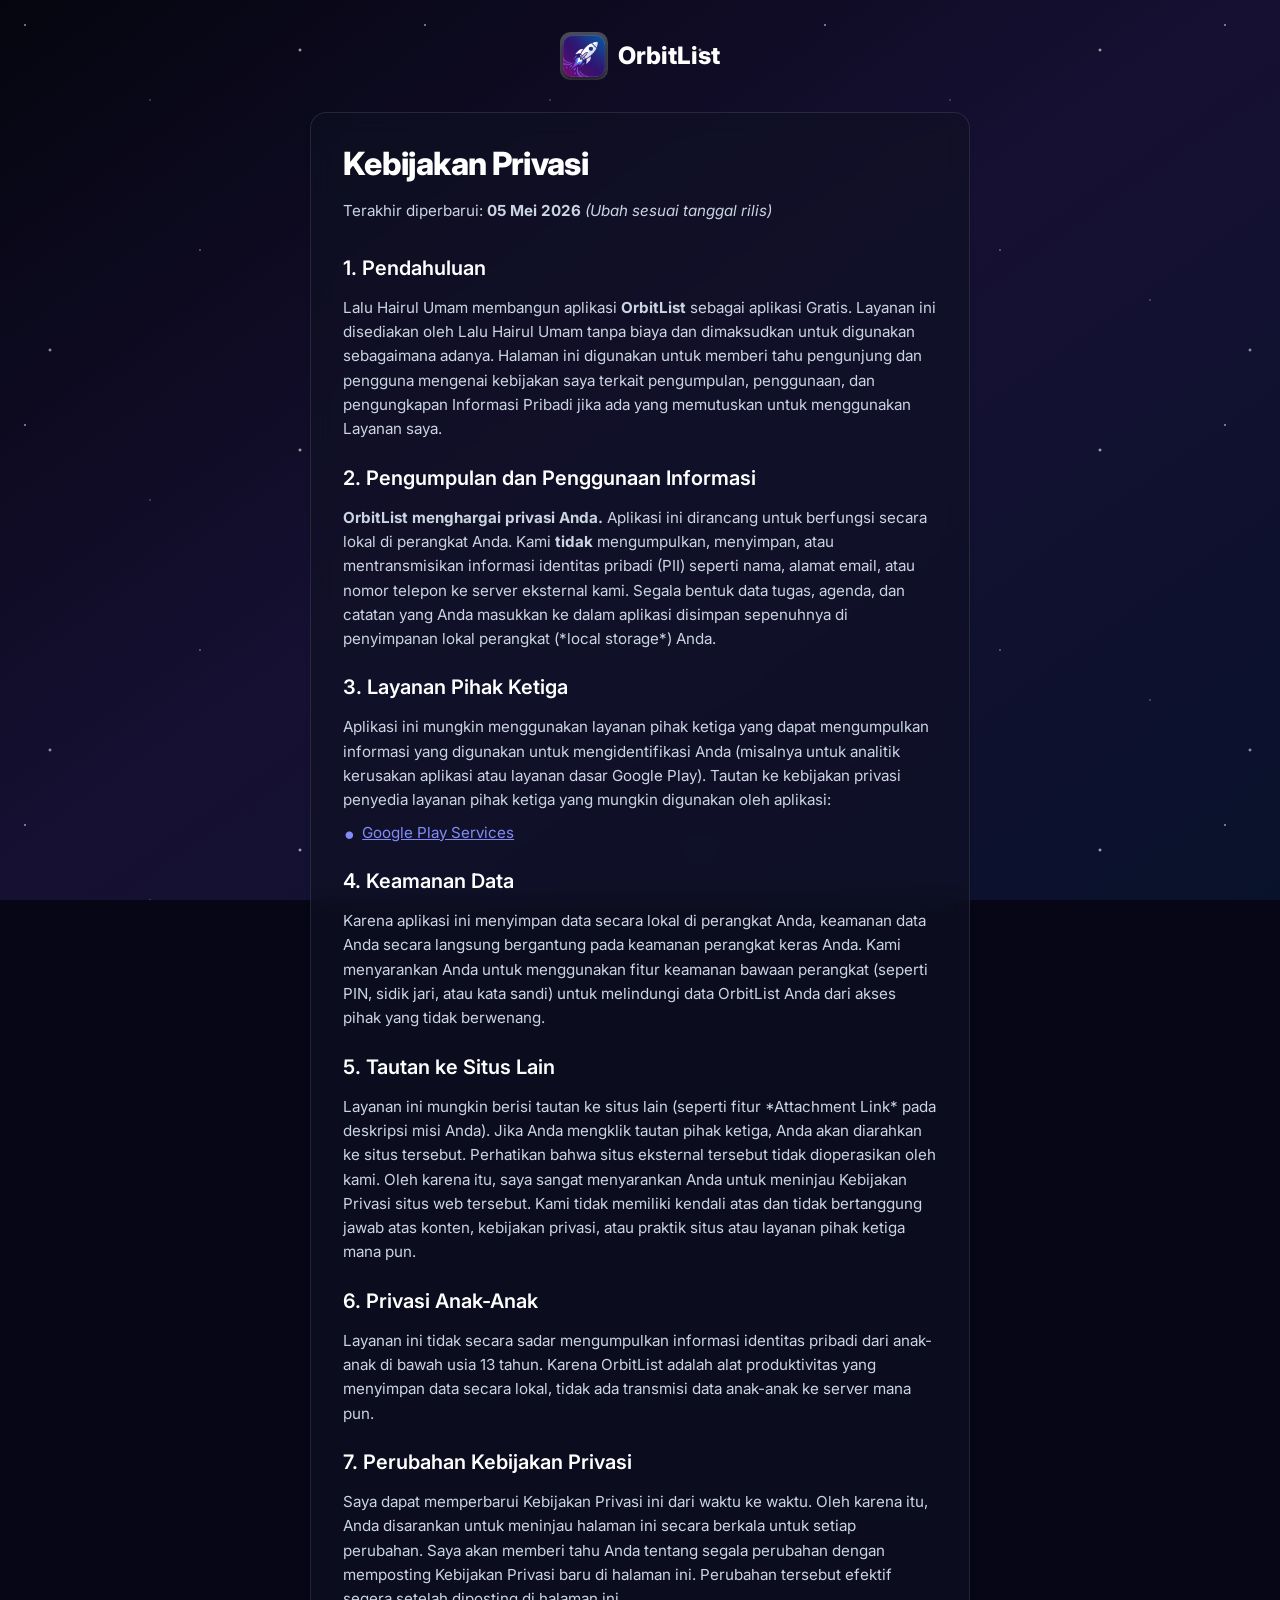
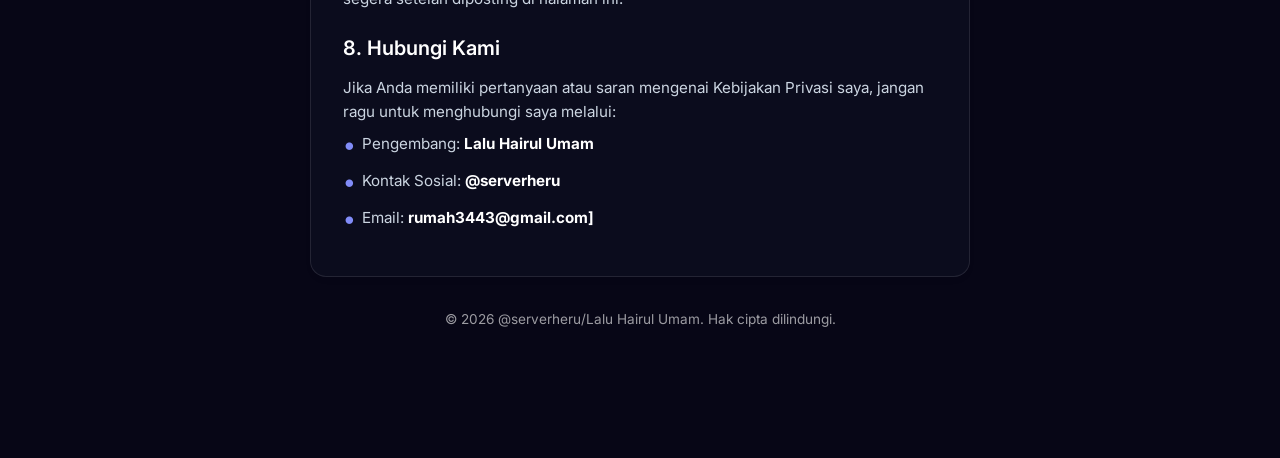
<file: privacy-policy.html>
<!DOCTYPE html>
<html lang="id">
<head>
    <meta charset="UTF-8">
    <meta name="viewport" content="width=device-width, initial-scale=1.0">
    <meta name="theme-color" content="#070616">
    <title>Kebijakan Privasi - OrbitList</title>

    <meta name="robots" content="noindex, nofollow"> <!-- Mencegah halaman ini diindeks berlebihan jika hanya untuk kebutuhan store -->
    
    <link rel="stylesheet" href="styles.css?v=3.6">
    <link rel="preconnect" href="https://fonts.googleapis.com">
    <link rel="preconnect" href="https://fonts.gstatic.com" crossorigin>
    <link href="https://fonts.googleapis.com/css2?family=Inter:wght@400;500;700;800&display=swap" rel="stylesheet">
</head>
<body>

    <section class="section" style="padding-top: 2rem;">
        <div class="container max-w-copy mx-auto">
            
            <!-- Header Logo Sederhana -->
            <div class="logo justify-center mb-loose text-center" style="display: flex; align-items: center; gap: 10px;">
                <img src="img/Iconapp.png" alt="OrbitList Icon" class="app-icon" style="width: 48px; height: 48px; border-radius: 22%;">
                <span style="font-size: 1.5rem; font-weight: 800; color: var(--dark);">OrbitList</span>
            </div>

            <div class="card" style="margin-bottom: 2rem;">
                <h1 class="mb-tight" style="font-size: 2rem;">Kebijakan Privasi</h1>
                <p class="microcopy mb-loose">Terakhir diperbarui: <strong>05 Mei 2026</strong> <em>(Ubah sesuai tanggal rilis)</em></p>

                <h3 class="mb-tight">1. Pendahuluan</h3>
                <p style="margin-bottom: 1.5rem;">Lalu Hairul Umam membangun aplikasi <strong>OrbitList</strong> sebagai aplikasi Gratis. Layanan ini disediakan oleh Lalu Hairul Umam tanpa biaya dan dimaksudkan untuk digunakan sebagaimana adanya. Halaman ini digunakan untuk memberi tahu pengunjung dan pengguna mengenai kebijakan saya terkait pengumpulan, penggunaan, dan pengungkapan Informasi Pribadi jika ada yang memutuskan untuk menggunakan Layanan saya.</p>

                <h3 class="mb-tight">2. Pengumpulan dan Penggunaan Informasi</h3>
                <p style="margin-bottom: 1.5rem;"><strong>OrbitList menghargai privasi Anda.</strong> Aplikasi ini dirancang untuk berfungsi secara lokal di perangkat Anda. Kami <strong>tidak</strong> mengumpulkan, menyimpan, atau mentransmisikan informasi identitas pribadi (PII) seperti nama, alamat email, atau nomor telepon ke server eksternal kami. Segala bentuk data tugas, agenda, dan catatan yang Anda masukkan ke dalam aplikasi disimpan sepenuhnya di penyimpanan lokal perangkat (*local storage*) Anda.</p>

                <h3 class="mb-tight">3. Layanan Pihak Ketiga</h3>
                <p style="margin-bottom: 0.5rem;">Aplikasi ini mungkin menggunakan layanan pihak ketiga yang dapat mengumpulkan informasi yang digunakan untuk mengidentifikasi Anda (misalnya untuk analitik kerusakan aplikasi atau layanan dasar Google Play). Tautan ke kebijakan privasi penyedia layanan pihak ketiga yang mungkin digunakan oleh aplikasi:</p>
                <ul class="feature-list" style="margin-bottom: 1.5rem;">
                    <li><a href="https://policies.google.com/privacy" target="_blank" style="color: var(--primary);">Google Play Services</a></li>
                </ul>

                <h3 class="mb-tight">4. Keamanan Data</h3>
                <p style="margin-bottom: 1.5rem;">Karena aplikasi ini menyimpan data secara lokal di perangkat Anda, keamanan data Anda secara langsung bergantung pada keamanan perangkat keras Anda. Kami menyarankan Anda untuk menggunakan fitur keamanan bawaan perangkat (seperti PIN, sidik jari, atau kata sandi) untuk melindungi data OrbitList Anda dari akses pihak yang tidak berwenang.</p>

                <h3 class="mb-tight">5. Tautan ke Situs Lain</h3>
                <p style="margin-bottom: 1.5rem;">Layanan ini mungkin berisi tautan ke situs lain (seperti fitur *Attachment Link* pada deskripsi misi Anda). Jika Anda mengklik tautan pihak ketiga, Anda akan diarahkan ke situs tersebut. Perhatikan bahwa situs eksternal tersebut tidak dioperasikan oleh kami. Oleh karena itu, saya sangat menyarankan Anda untuk meninjau Kebijakan Privasi situs web tersebut. Kami tidak memiliki kendali atas dan tidak bertanggung jawab atas konten, kebijakan privasi, atau praktik situs atau layanan pihak ketiga mana pun.</p>

                <h3 class="mb-tight">6. Privasi Anak-Anak</h3>
                <p style="margin-bottom: 1.5rem;">Layanan ini tidak secara sadar mengumpulkan informasi identitas pribadi dari anak-anak di bawah usia 13 tahun. Karena OrbitList adalah alat produktivitas yang menyimpan data secara lokal, tidak ada transmisi data anak-anak ke server mana pun.</p>

                <h3 class="mb-tight">7. Perubahan Kebijakan Privasi</h3>
                <p style="margin-bottom: 1.5rem;">Saya dapat memperbarui Kebijakan Privasi ini dari waktu ke waktu. Oleh karena itu, Anda disarankan untuk meninjau halaman ini secara berkala untuk setiap perubahan. Saya akan memberi tahu Anda tentang segala perubahan dengan memposting Kebijakan Privasi baru di halaman ini. Perubahan tersebut efektif segera setelah diposting di halaman ini.</p>

                <h3 class="mb-tight">8. Hubungi Kami</h3>
                <p>Jika Anda memiliki pertanyaan atau saran mengenai Kebijakan Privasi saya, jangan ragu untuk menghubungi saya melalui:</p>
                <ul class="feature-list" style="margin-top: 0.5rem;">
                    <li>Pengembang: <strong>Lalu Hairul Umam</strong></li>
                    <li>Kontak Sosial: <strong>@serverheru</strong></li>
                    <li>Email: <strong>rumah3443@gmail.com]</strong></li>
                </ul>
            </div>

            <div class="text-center pb-loose" style="padding-bottom: 3rem;">
                <p class="microcopy">&copy; 2026 @serverheru/Lalu Hairul Umam. Hak cipta dilindungi.</p>
            </div>

        </div>
    </section>

</body>
</html>
</file>
<file: styles.css>
/* Variables & Reset */
:root {
    --primary: #818cf8; /* Indigo SaaS modern */
    --primary-hover: #6366f1;
    --dark: #ffffff; /* Teks heading menjadi putih di dark mode */
    --text: #cbd5e1; /* Teks paragraf abu-abu kebiruan terang */
    --light: rgba(255, 255, 255, 0.05);
    --white: rgba(15, 17, 35, 0.6); /* Background card dibuat transparan gelap */
    --border: rgba(255, 255, 255, 0.1);
    --radius: 16px;
    --shadow: 0 10px 40px -10px rgba(0,0,0,0.5);
}

* {
    margin: 0;
    padding: 0;
    box-sizing: border-box;
}

html {
    scroll-behavior: smooth; /* Membuat klik tombol anchor scroll ke bawah dengan mulus */
}

body {
    font-family: 'Inter', sans-serif;
    color: var(--text);
    background-color: #070616;
    /* Membuat efek luar angkasa bertabur bintang */
    background-image:
        radial-gradient(1.5px 1.5px at 25px 25px, rgba(255,255,255,0.8), transparent),
        radial-gradient(1px 1px at 150px 100px, rgba(255,255,255,0.6), transparent),
        radial-gradient(2px 2px at 300px 50px, rgba(255,255,255,0.9), transparent),
        radial-gradient(1.5px 1.5px at 200px 250px, rgba(255,255,255,0.5), transparent),
        radial-gradient(1px 1px at 350px 300px, rgba(255,255,255,0.7), transparent),
        radial-gradient(2px 2px at 50px 350px, rgba(255,255,255,0.8), transparent),
        linear-gradient(to bottom right, #05050f, #161033, #09122b);
    background-size: 400px 400px, 400px 400px, 400px 400px, 400px 400px, 400px 400px, 400px 400px, 100% 100%;
    background-attachment: fixed;
    line-height: 1.6;
}

h1, h2, h3 {
    color: var(--dark);
    line-height: 1.2;
    margin-bottom: 1rem;
}

h1 {
    font-size: 3rem;
    font-weight: 800;
    letter-spacing: -0.02em;
}

h2 {
    font-size: 2.2rem;
    font-weight: 700;
}

h3 {
    font-size: 1.25rem;
    font-weight: 600;
}

img {
    max-width: 100%;
    display: block;
}

/* Typography & Utility Classes */
.container {
    max-width: 1100px;
    margin: 0 auto;
    padding: 0 20px;
}

.text-center { text-align: center; }
.mx-auto { margin-left: auto; margin-right: auto; }
.max-w-copy { max-width: 700px; }
.mb-loose { margin-bottom: 2rem; }
.mb-tight { margin-bottom: 1rem; }
.justify-center { justify-content: center; }
.bg-light { background-color: var(--light); }

.section { padding: 5rem 0; }

/* Buttons */
.btn {
    display: inline-flex;
    align-items: center;
    justify-content: center;
    gap: 10px;
    padding: 12px 24px;
    border-radius: var(--radius);
    font-weight: 600;
    font-family: inherit;
    text-decoration: none;
    cursor: pointer;
    transition: all 0.3s ease;
    border: none;
}

.btn-primary {
    background-color: var(--primary);
    color: var(--white);
    box-shadow: 0 4px 14px 0 rgba(99, 102, 241, 0.39);
}

.btn-primary:hover {
    background-color: var(--primary-hover);
    transform: translateY(-2px);
}

.btn-outline {
    background-color: transparent;
    color: var(--dark);
    border: 1px solid var(--border);
}

.btn-outline:hover {
    background-color: rgba(255, 255, 255, 0.1);
}

.btn-large {
    padding: 16px 32px;
    font-size: 1.1rem;
}

/* Store Buttons */
.btn-github { background-color: #24292e; color: #fff; box-shadow: 0 4px 14px 0 rgba(0,0,0, 0.3); }
.btn-github:hover { background-color: #2f363d; transform: translateY(-2px); color: #fff; }

.btn-apkpure { background-color: #24d18c; color: #fff; box-shadow: 0 4px 14px 0 rgba(36, 209, 140, 0.3); }
.btn-apkpure:hover { background-color: #1eb87b; transform: translateY(-2px); color: #fff; }

.btn-mediafire { background-color: #003ef7; color: #fff; box-shadow: 0 4px 14px 0 rgba(18, 137, 248, 0.3); }
.btn-mediafire:hover { background-color: #0e41cf; transform: translateY(-2px); color: #fff; }

/* Donation Button (Gold Glow) */
.btn-donate {
    background-color: rgba(251, 191, 36, 0.1);
    color: #fcd34d;
    border: 1px solid #fbbf24;
    box-shadow: 0 0 15px rgba(251, 191, 36, 0.2);
}
.btn-donate:hover {
    background-color: #fbbf24;
    color: #070616;
    box-shadow: 0 0 25px rgba(251, 191, 36, 0.5);
    transform: translateY(-2px);
}
.btn-donate i { font-size: 1.2rem; }

@keyframes pulse-gold {
    0% { box-shadow: 0 0 0 0 rgba(251, 191, 36, 0.4); }
    70% { box-shadow: 0 0 0 12px rgba(251, 191, 36, 0); }
    100% { box-shadow: 0 0 0 0 rgba(251, 191, 36, 0); }
}
.pulse-anim { animation: pulse-gold 2s infinite; }

/* Click Badge Indicator */
.click-badge {
    background: rgba(0, 0, 0, 0.2);
    padding: 2px 8px;
    border-radius: 20px;
    font-size: 0.75rem;
    font-weight: 700;
}


/* Navbar */
.navbar {
    padding: 1rem 0; /* Diperkecil agar header tidak memakan tempat */
    position: sticky;
    top: 0;
    background: rgba(7, 6, 22, 0.7);
    backdrop-filter: blur(10px);
    z-index: 100;
    border-bottom: 1px solid var(--border);
}

.nav-container {
    display: flex;
    justify-content: space-between;
    align-items: center;
}

.logo {
    display: flex;
    align-items: center;
    gap: 10px;
    font-weight: 800;
    font-size: 1.2rem;
    color: var(--dark);
}

.nav-actions {
    display: flex;
    align-items: center;
    gap: 12px;
}

.app-icon {
    border-radius: 22%; /* Membuat sudutnya melengkung halus seperti ikon aplikasi asli tanpa memotong logo */
    object-fit: cover;
}

.navbar .app-icon {
    width: 48px; /* Ikon di Header dibuat pas agar header tidak membesar */
    height: 48px;
}

/* Hero Section */
.hero {
    padding: 6rem 0 4rem;
}

.hero-container {
    display: flex;
    align-items: center;
    gap: 4rem;
}

.hero-content {
    flex: 1;
}

.subtitle {
    font-size: 1.1rem;
    margin-bottom: 2rem;
    color: var(--text);
}

.hero-cta {
    display: flex;
    flex-direction: column;
    gap: 10px;
    align-items: flex-start;
}

.microcopy {
    font-size: 0.85rem;
    color: rgba(255, 255, 255, 0.6); /* Dibuat lebih terang agar terbaca di dark mode */
}

.hero-image {
    flex: 1;
}

.app-screenshot {
    border-radius: 24px;
    box-shadow: 0 10px 50px rgba(129, 140, 248, 0.25);
    border: 1px solid var(--border);
    animation: float 6s ease-in-out infinite;
    max-height: 500px; /* Mencegah gambar terlalu raksasa jika portrait */
    margin: 0 auto;
}

@keyframes float {
    0% { transform: translateY(0px); }
    50% { transform: translateY(-15px); }
    100% { transform: translateY(0px); }
}

/* Problem Section */
.problem p {
    font-size: 1.1rem;
}

/* Cards Grid */
.grid-2, .grid-3, .grid-4 {
    display: grid;
    grid-template-columns: repeat(auto-fit, minmax(280px, 1fr)); /* Disesuaikan untuk mobile */
    gap: 2rem;
}

.card {
    background: var(--white);
    padding: 2rem;
    border-radius: var(--radius);
    border: 1px solid var(--border);
    backdrop-filter: blur(12px); /* Efek kaca / glassmorphism */
    -webkit-backdrop-filter: blur(12px);
    box-shadow: 0 4px 6px -1px rgba(0,0,0,0.05);
}

.card p {
    font-size: 0.95rem;
    color: var(--text);
}

/* Feature List */
.feature-list {
    list-style: none;
    text-align: left;
}

.feature-list li {
    position: relative;
    padding-left: 1.2rem;
    margin-bottom: 0.8rem;
    font-size: 0.95rem;
    color: var(--text);
}

.feature-list li::before {
    content: '•';
    color: var(--primary);
    font-size: 1.5rem;
    position: absolute;
    left: 0;
    top: -6px;
}

.feature-list strong {
    color: var(--dark);
}

/* Feature List */
.feature-list {
    list-style: none;
    text-align: left;
}

.feature-list li {
    position: relative;
    padding-left: 1.2rem;
    margin-bottom: 0.8rem;
    font-size: 0.95rem;
    color: var(--text);
}

.feature-list li::before {
    content: '•';
    color: var(--primary);
    font-size: 1.5rem;
    position: absolute;
    left: 0;
    top: -6px;
}

.feature-list strong {
    color: var(--dark);
}

.benefit-item {
    text-align: center;
    padding: 1.5rem 0.5rem;
}

.benefit-item h3 {
    font-size: 1.15rem;
    margin-bottom: 0.8rem;
}

.icon-wrapper {
    font-size: 6rem; /* Membesarkan ikon 2x lipat */
    margin: 0 auto 1.5rem auto;
    background: transparent; /* Menghapus kotak background */
    border: none; /* Menghapus garis pinggir */
    width: 160px; /* Menggandakan lebar */
    height: 160px; /* Menggandakan tinggi */
    display: flex;
    align-items: center;
    justify-content: center;
    color: var(--primary); /* Mengubah icon external menjadi indigo/warna primer */
}

/* Gallery Images */
.gallery-img {
    border-radius: 24px;
    box-shadow: 0 10px 40px rgba(129, 140, 248, 0.15);
    border: 1px solid var(--border);
    margin: 0 auto;
    max-height: 450px; /* Mencegah gambar galeri menjadi raksasa di layar */
    width: auto;
    object-fit: contain;
}

/* Gallery Wrapper & Navigation Buttons */
.gallery-wrapper {
    position: relative;
    padding: 2rem 1rem;
}

.gallery-btn {
    position: absolute;
    top: 50%;
    transform: translateY(-50%);
    background: var(--primary);
    color: #fff;
    border: none;
    border-radius: 50%;
    width: 48px;
    height: 48px;
    display: flex;
    align-items: center;
    justify-content: center;
    font-size: 1.5rem;
    cursor: pointer;
    z-index: 10;
    box-shadow: var(--shadow);
    transition: all 0.3s ease;
}

.gallery-btn:hover {
    background: var(--primary-hover);
    transform: translateY(-50%) scale(1.1);
}

.prev-btn, .feature-prev-btn { left: -24px; }
.next-btn, .feature-next-btn { right: -24px; }

/* Horizontal Scroll / Carousel for Gallery */
.gallery-carousel {
    display: flex;
    overflow-x: auto;
    gap: 1.5rem;
    padding: 1rem 0 2rem 0; /* Padding agar shadow gambar tidak terpotong */
    scroll-snap-type: x mandatory; /* Efek magnet saat digeser */
    scrollbar-width: thin; /* Untuk Firefox */
    scrollbar-color: var(--primary) rgba(255, 255, 255, 0.05);
}

.gallery-carousel::-webkit-scrollbar {
    height: 8px; /* Tinggi scrollbar horizontal */
}

.gallery-carousel::-webkit-scrollbar-track {
    background: rgba(255, 255, 255, 0.05);
    border-radius: 10px;
}

.gallery-carousel::-webkit-scrollbar-thumb {
    background: var(--primary);
    border-radius: 10px;
}

.gallery-carousel .gallery-img {
    scroll-snap-align: center;
    flex: 0 0 auto;
    max-width: 85vw; /* Di HP, ukuran 85% agar gambar sebelahnya sedikit 'mengintip' (UX yang baik) */
}

/* Aturan untuk CARD di dalam carousel */
.gallery-carousel > .card {
    flex: 0 0 90%; /* Untuk card di dalam carousel, buat lebarnya 90% di mobile */
    scroll-snap-align: center;
}

@media (min-width: 768px) {
    .gallery-carousel > .card {
        flex-basis: 380px; /* Di desktop, beri lebar tetap agar tidak terlalu besar */
    }
    /* Menghapus batasan lebar pada gambar galeri di desktop agar terlihat lebih baik */
    .gallery-carousel .gallery-img {
        max-width: none;
    }
}

/* Developer Profile Avatar */
.dev-avatar {
    width: 120px;
    height: 120px;
    border-radius: 50%;
    object-fit: cover;
    border: 3px solid var(--primary);
    box-shadow: 0 10px 25px rgba(129, 140, 248, 0.3);
    display: block;
}

/* Agency/Indie Studio Avatar */
.agency-avatar {
    width: 120px;
    height: 120px;
    border-radius: 24px; /* Sudut melengkung, bukan lingkaran penuh */
    object-fit: contain; /* Agar logo tidak terpotong */
    border: 3px solid rgba(255, 255, 255, 0.1);
    display: block;
}

/* Footer */
.footer {
    padding: 3rem 0;
    border-top: 1px solid var(--border);
}

.footer .app-icon {
    width: 112px; /* Ikon super besar khusus di area Footer */
    height: 112px;
}

/* Bottom Navigation Footer */
.bottom-nav {
    margin-top: 2rem;
    padding-top: 1.5rem;
    border-top: 1px solid rgba(255, 255, 255, 0.05);
    display: flex;
    justify-content: center;
    gap: 1.5rem;
    flex-wrap: wrap;
}

.bottom-link {
    color: rgba(255, 255, 255, 0.6);
    text-decoration: none;
    font-size: 0.85rem;
    transition: color 0.3s ease;
}

.bottom-link:hover {
    color: var(--primary);
}

/* Scroll Animation Classes */
.fade-in {
    opacity: 0;
    transform: translateY(20px);
    transition: opacity 0.8s ease-out, transform 0.8s ease-out;
}

.fade-in.visible {
    opacity: 1;
    transform: translateY(0);
}

/* Responsive */
@media (max-width: 768px) {
    .hero { padding: 3rem 0 2rem; }
    .hero-container { flex-direction: column; text-align: center; gap: 2rem; }
    .hero-cta { align-items: center; width: 100%;}
    .hero-cta .btn {
        width: 100%;
        padding: 12px 20px; /* Disesuaikan agar tidak terlalu besar di HP */
    }
    h1 { font-size: 2.2rem; }
    h2 { font-size: 1.8rem; }
    .section { padding: 3rem 0; }
    .navbar .btn { padding: 8px 16px; font-size: 0.9rem; }
    .logo { font-size: 1.1rem; }
    
    /* Memaksa 1 kolom di HP agar konten tidak tumpang tindih */
    .grid-2, .grid-3, .grid-4 { 
        grid-template-columns: 1fr; 
        gap: 1.5rem; 
    }
    
    .card { padding: 1.5rem; }
    .icon-wrapper {
        width: 100px;
        height: 100px;
        font-size: 4rem;
        margin-bottom: 1rem;
    }
    .footer .app-icon {
        width: 80px;
        height: 80px;
    }
    
    /* Menyesuaikan area Carousel di HP (Hapus kotak luar, gunakan native swipe) */
    .gallery-wrapper { padding: 0.5rem 0; border: none; box-shadow: none; background: transparent; backdrop-filter: none; }
    .gallery-btn { display: none; /* Sembunyikan tombol panah, diganti dengan scroll sentuh */ }

    /* Sembunyikan Scrollbar di HP agar terlihat bersih seperti aplikasi asli */
    .gallery-carousel { scrollbar-width: none; }
    .gallery-carousel::-webkit-scrollbar { display: none; }
    
    .final-cta .btn-large {
        width: 100%;
        font-size: 1rem;
        padding: 12px 20px; /* Disesuaikan agar tidak terlalu besar di HP */
    }
}

/* Extra Responsive for very narrow screens */
@media (max-width: 480px) {
    /* Sembunyikan teks tertentu di layar sempit agar header tidak penuh */
    .hide-mobile { display: none; }

    /* Penyesuaian tipografi dan bantalan untuk layar yang sangat sempit */
    h1 { font-size: 1.8rem; }
    h2 { font-size: 1.5rem; }
    h3 { font-size: 1.15rem; }
    .section { padding: 2.5rem 0; }
    .card { padding: 1.25rem; }

    .hero-cta .btn, .final-cta .btn-large {
        font-size: 0.85rem; /* Ukuran font lebih kecil lagi untuk layar ramping */
        padding: 8px 12px; /* Padding atas-bawah dikurangi agar tombol tidak tebal */
        gap: 6px; /* Jarak antara ikon dan teks dirapatkan */
    }
    .final-cta .btn-large img {
        width: 18px; height: 18px; /* Ukuran ikon MediaFire ikut disesuaikan */
    }
    .navbar .btn {
        font-size: 0.8rem; /* Tombol navbar juga dirampingkan */
        padding: 6px 12px;
    }
}

@media (min-width: 769px) {
    .gallery-carousel {
        justify-content: center; /* Posisikan otomatis ke tengah jika di PC/Laptop */
    }
}
</file>
